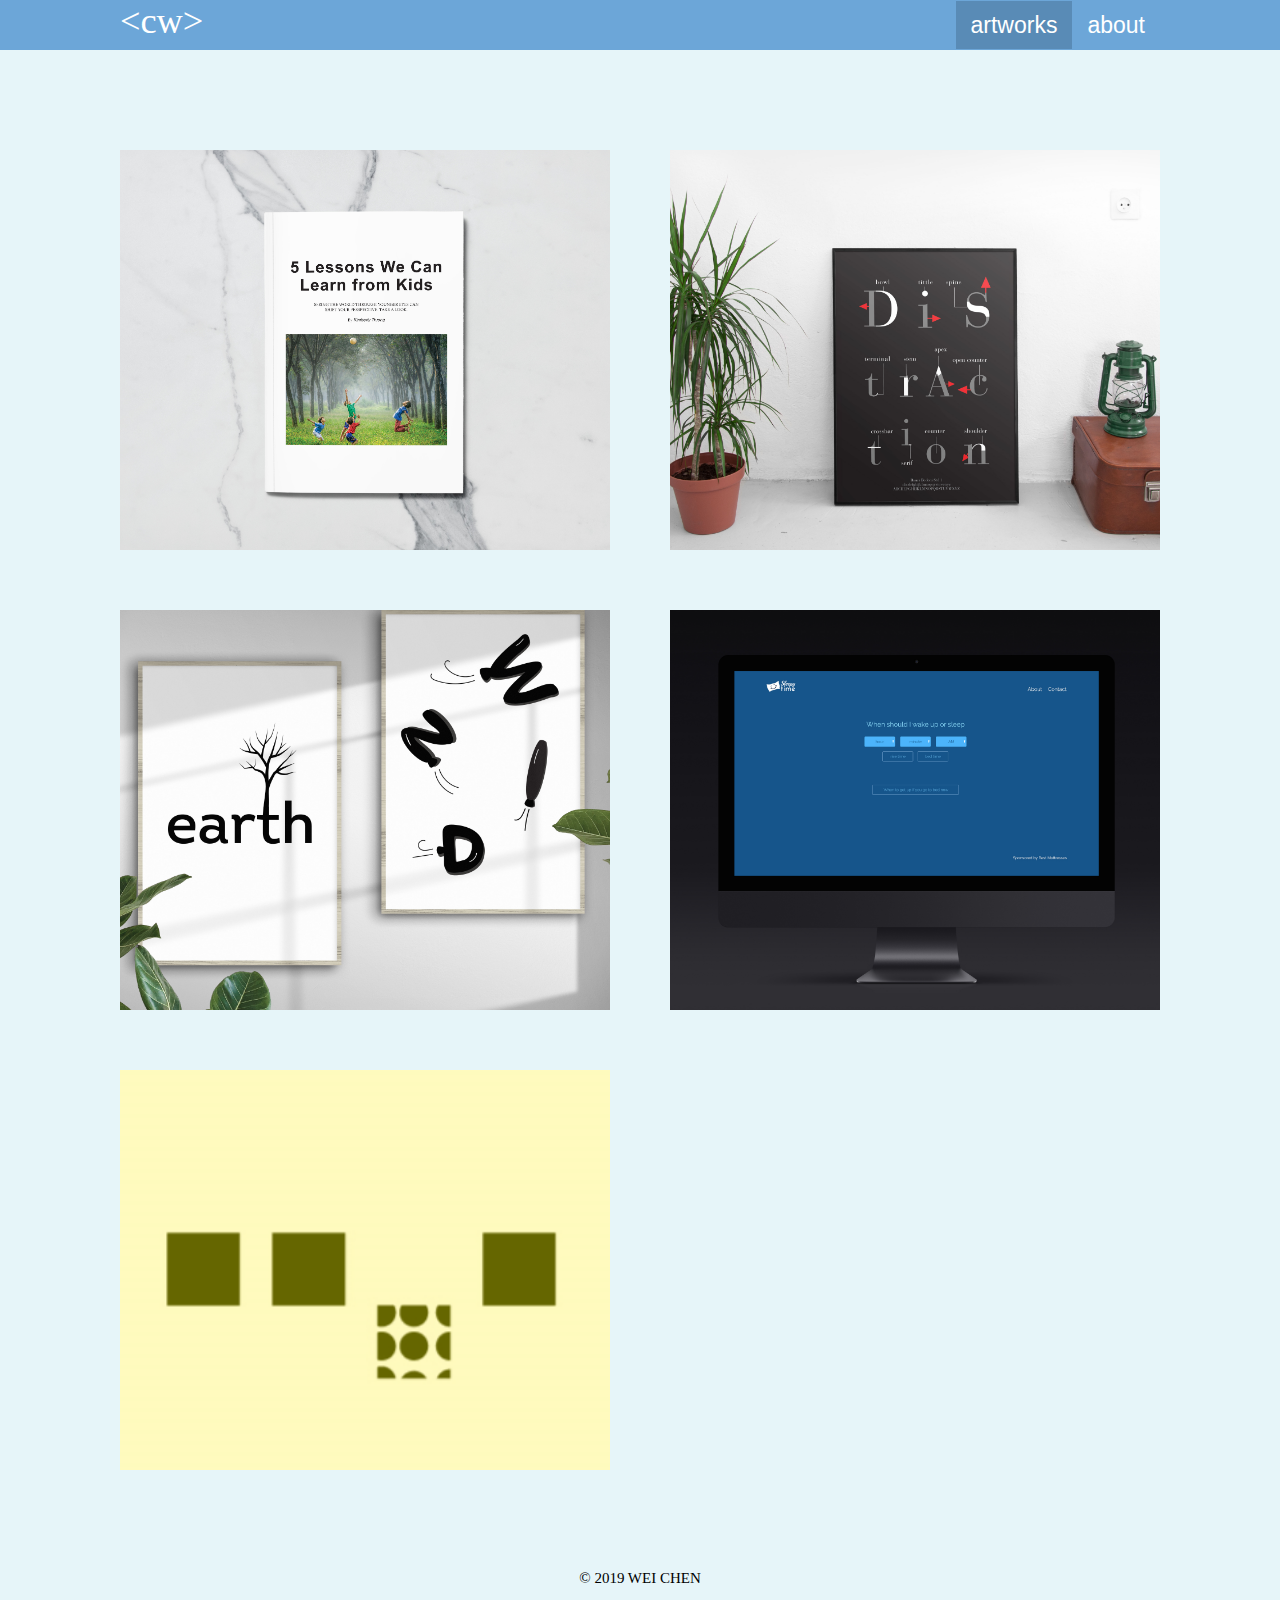
<file: index.html>
<!DOCTYPE html>
<html lang="en">
<head>
  <meta charset="UTF-8">
  <meta name="viewport" content="width=device-width, initial-scale=1.0">
  <meta http-equiv="X-UA-Compatible" content="ie=edge">
  <title>WEI CHEN | Home</title>
  <link rel="stylesheet" href="css/style.css">
</head>
<body>
  <nav>
    <a href="index.html"><img id="logo" src="img/logo.svg" alt="logo"></a>
    <ul id="menu">
      <li><a href="index.html" class="menu-items current">artworks</a></li>
      <li><a href="about_pages/index.html" class="menu-items">about</a></li>
    </ul>
  </nav>
  <main id="gallery">
    <a href="artwork_pages/index.html">
      <img src="img/magzine_grid/cover.jpg" alt="magzine grid">
    </a>
    <a href="artwork_pages/type_anatomy.html">
      <img src="img/type_anatomy/mockup.jpg" alt="type anatomy">
    </a>
    <a href="artwork_pages/type_manipulation.html">
      <img src="img/type_manipulation/earth-and-wind.jpg" alt="type manipulation">
    </a>
    <a href="artwork_pages/RGB_freeform.html">
      <img src="img/web%20redesign/home_mockup.jpg" alt="RGB Freeform">
    </a>
    <a href="artwork_pages/color&emotion.html">
      <img src="img/color&emotion/7.gif" alt="color&emotion">
    </a>
  </main>
  <footer>
    <p>&copy; 2019 WEI CHEN</p>
  </footer>
</body>
</html>
</file>
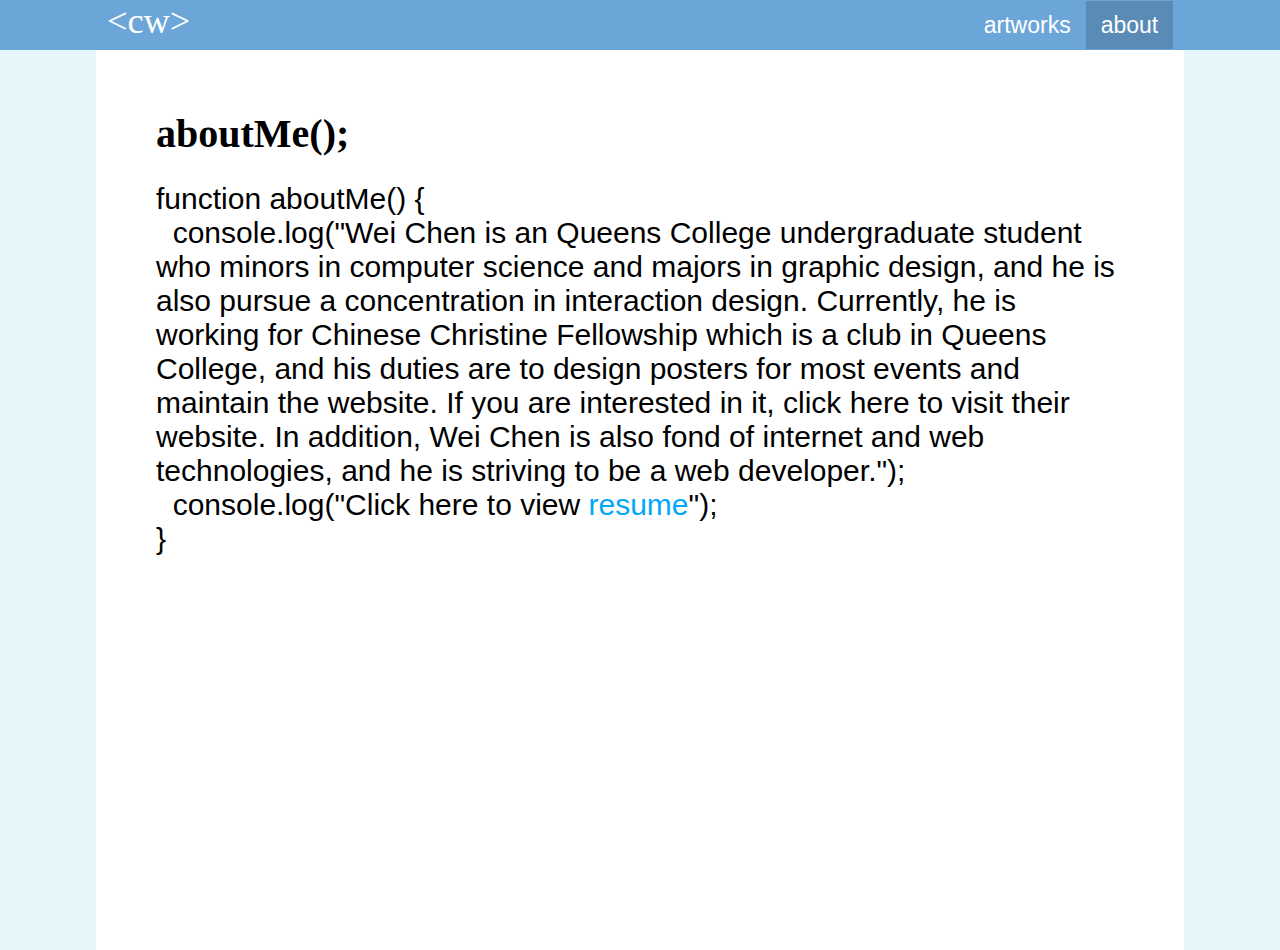
<file: about_pages/index.html>
<!DOCTYPE html>
<html lang="en">
<head>
  <meta charset="UTF-8">
  <meta name="viewport" content="width=device-width, initial-scale=1.0">
  <meta http-equiv="X-UA-Compatible" content="ie=edge">
  <title>WEI CHEN | About</title>
  <link rel="stylesheet" href="../css/about.css">
<body>
  <nav>
    <a href="../index.html" id="logo"><img src="../img/logo.svg" alt="logo"></a>
    <ul id="menu">
      <li><a href="../index.html" class="menu-items">artworks</a></li>
      <li><a href="index.html" class="menu-items current">about</a></li>
    </ul>
  </nav>
  <main>
    <div class="content">
      <h1 class="heading" id="function-call">aboutMe();</h1>
      <p class="text">
        function aboutMe() {
        <br>&nbsp;&nbsp;console.log("Wei Chen is an Queens College undergraduate student who minors in computer science and majors in graphic design, and he is also pursue a concentration in interaction design. Currently, he is working for Chinese Christine Fellowship which is a club in Queens College, and his duties are to design posters for most events and maintain the website. If you are interested in it, click here to visit their website. In addition, Wei Chen is also fond of internet and web technologies, and he is striving to be a web developer.");
        <br>&nbsp;&nbsp;console.log("Click here to view
        <a id="resume" target="_blank" href="https://drive.google.com/file/d/1xsdoLBw64imf1ymczeEeBU8WZKe5D0H3/view?usp=sharing">resume</a>");
        <br>}
      </p>
    </div>
  </main>
</body>
</html>
</file>
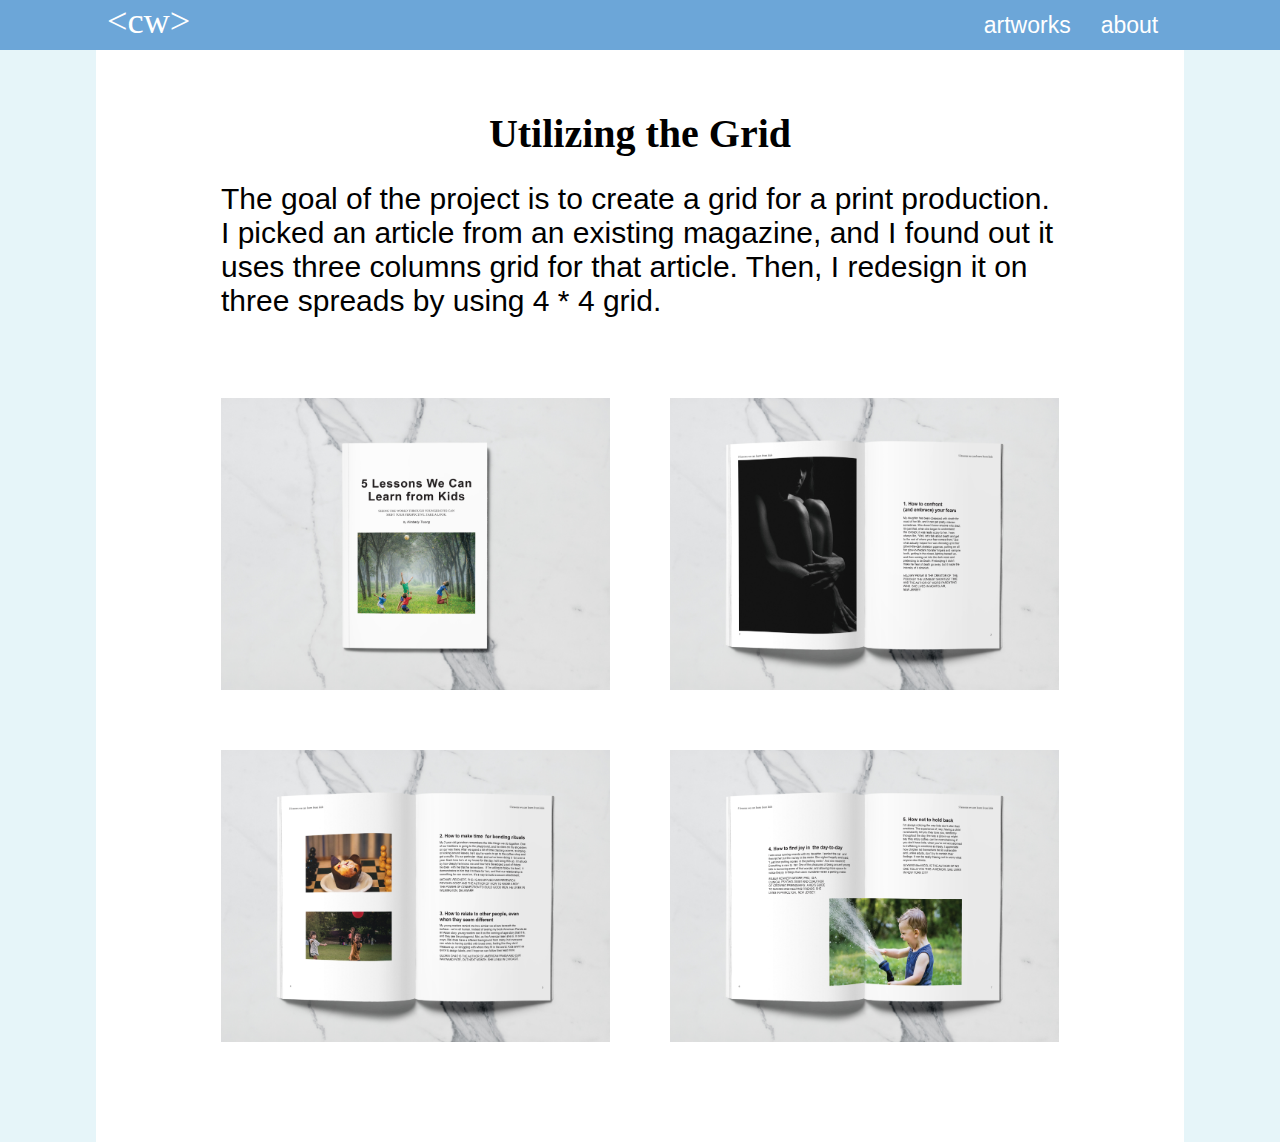
<file: artwork_pages/index.html>
<!DOCTYPE html>
<html lang="en">
<head>
  <meta charset="UTF-8">
  <meta name="viewport" content="width=device-width, initial-scale=1.0">
  <meta http-equiv="X-UA-Compatible" content="ie=edge">
  <title>WEI CHEN | Artwork</title>
  <link rel="stylesheet" href="../css/artwork.css">
</head>
<body>
  <nav>
    <a href="../index.html" id="logo"><img src="../img/logo.svg" alt="logo"></a>
    <ul id="menu">
      <li><a href="../index.html" class="menu-items">artworks</a></li>
      <li><a href="../about_pages/index.html" class="menu-items">about</a></li>
    </ul>
  </nav>
  <main>
    <div class="content">
      <h1 class="heading">Utilizing the Grid</h1>
      <p class="text">
        The goal of the project is to create a grid for a print production. I picked an article from an existing magazine, and I found out it uses three columns grid for that article. Then, I redesign it on three spreads by using 4 * 4 grid.
      </p>
      <div class="artwork-img">
        <img src="../img/magzine_grid/cover.jpg" alt="cover">
        <img src="../img/magzine_grid/spread1.jpg" alt="spread1">
        <img src="../img/magzine_grid/spread2.jpg" alt="spread2">
        <img src="../img/magzine_grid/spread3.jpg" alt="spread3">
      </div>
    </div>
  </main>
</body>
</html>
</file>
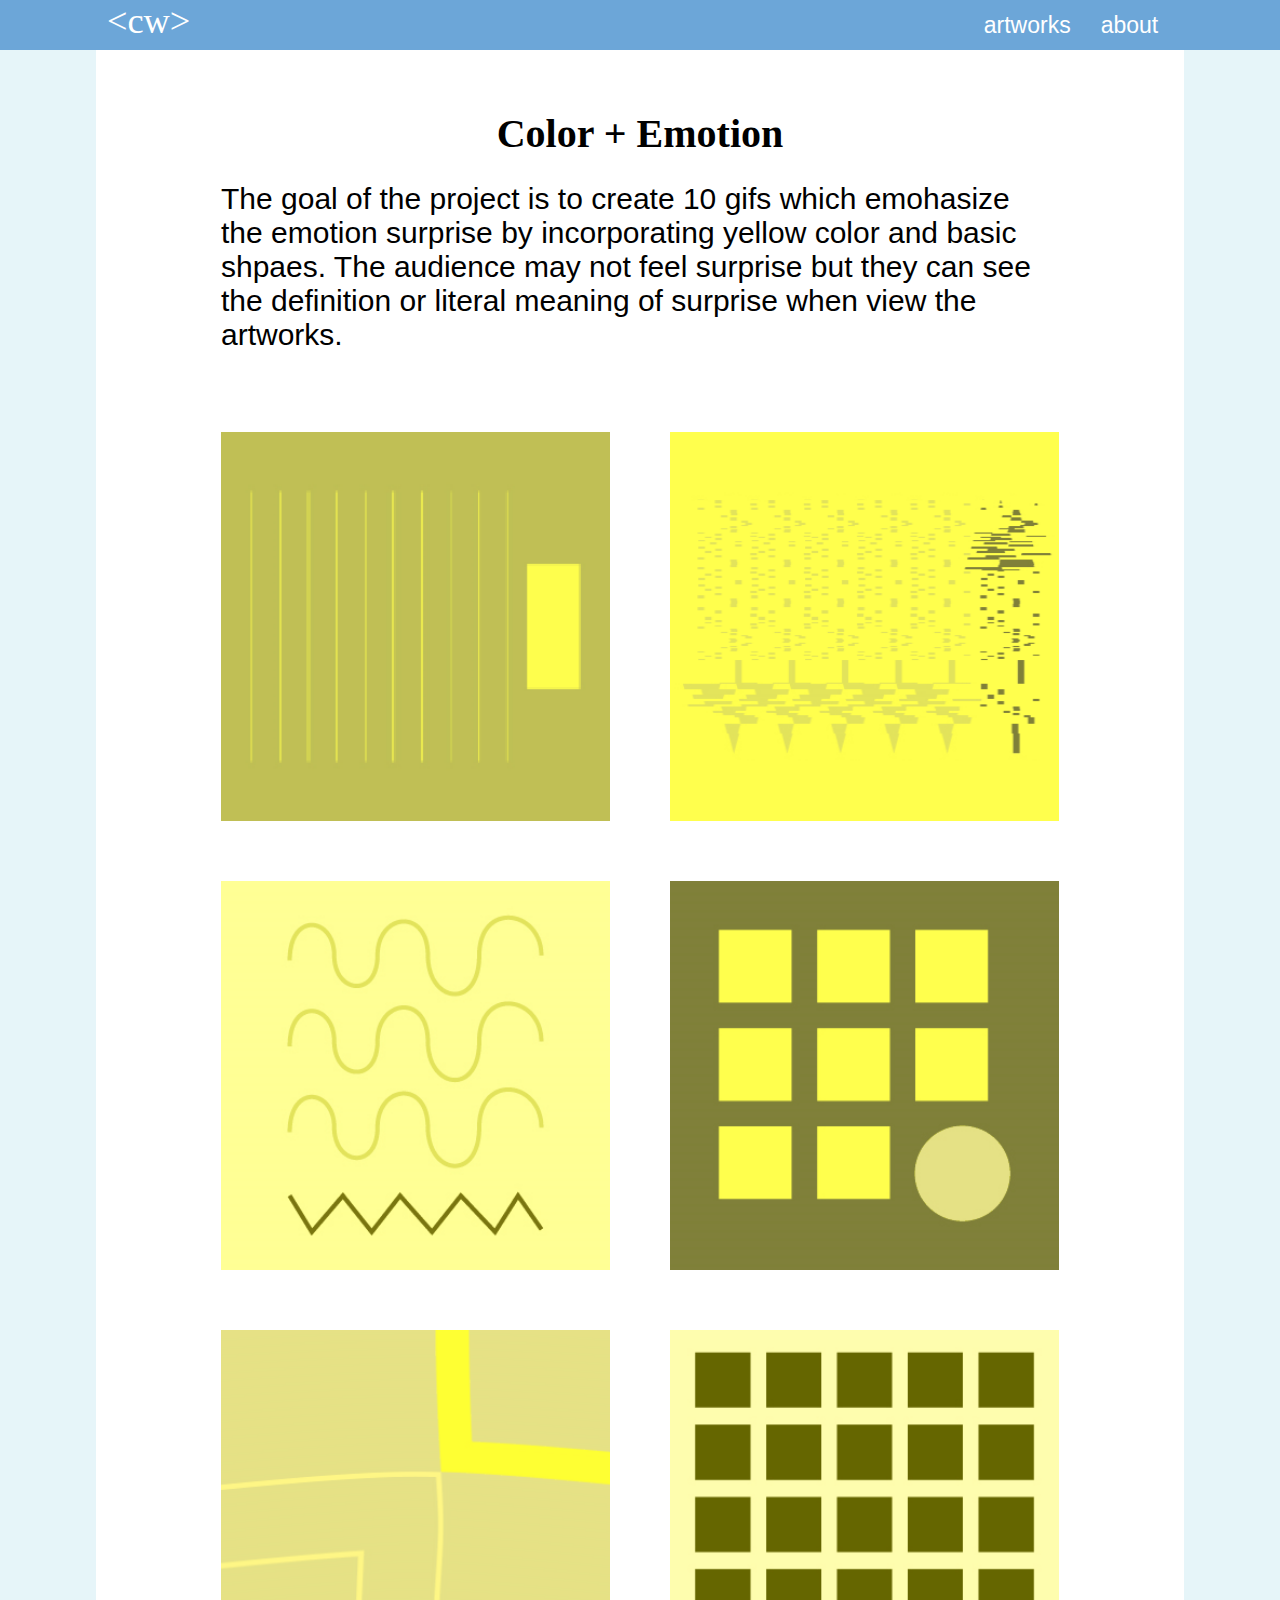
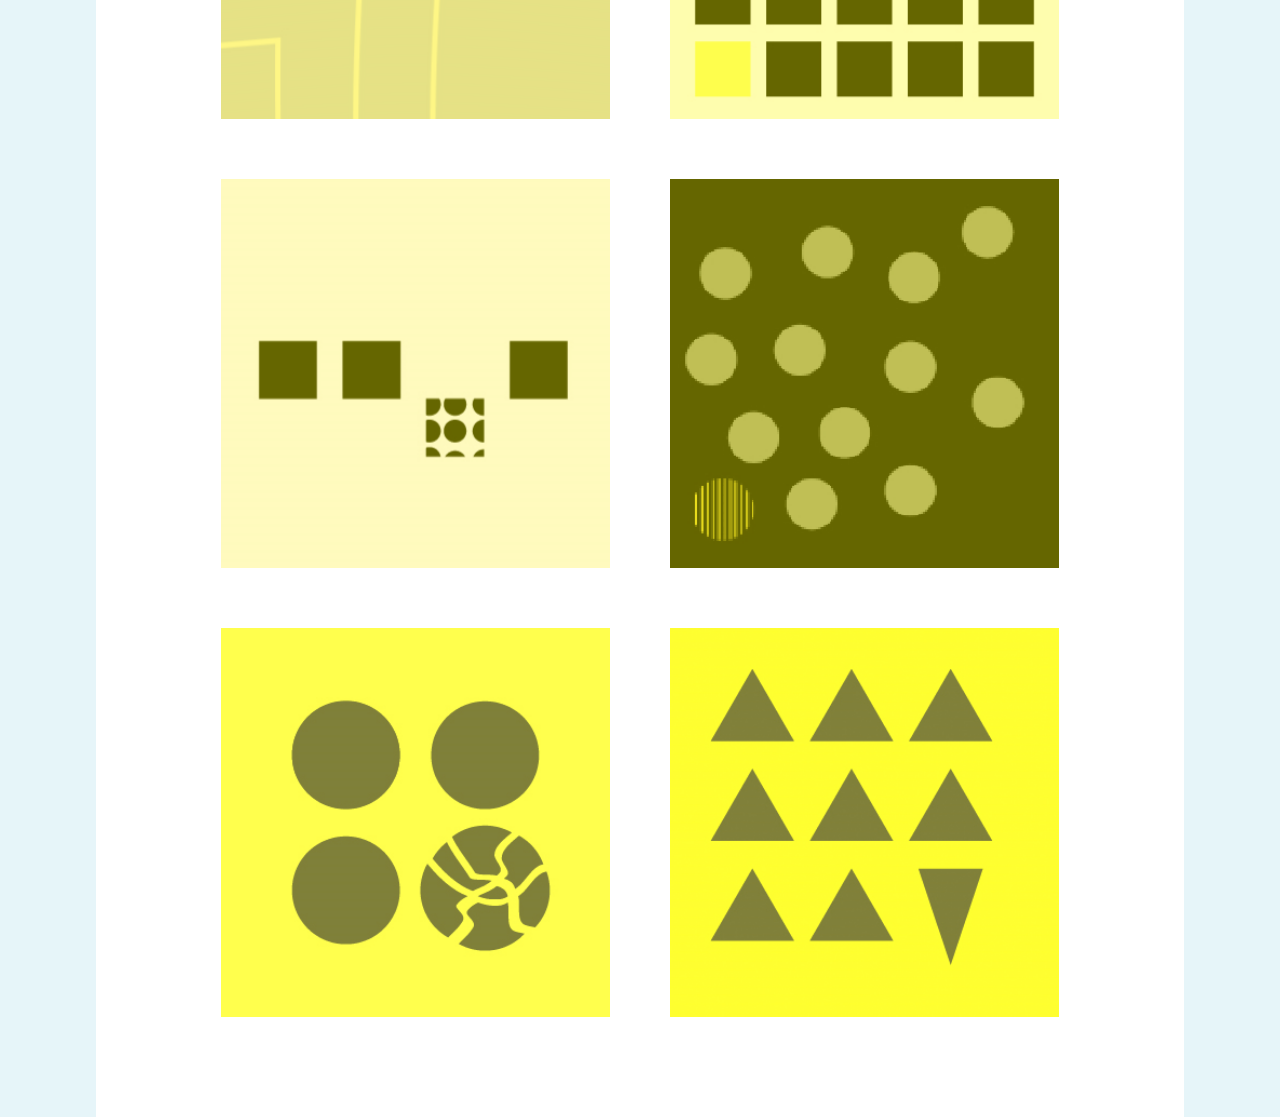
<file: artwork_pages/color&emotion.html>
<!DOCTYPE html>
<html lang="en">
<head>
  <meta charset="UTF-8">
  <meta name="viewport" content="width=device-width, initial-scale=1.0">
  <meta http-equiv="X-UA-Compatible" content="ie=edge">
  <title>WEI CHEN | Artwork</title>
  <link rel="stylesheet" href="../css/artwork.css">
</head>
<body>
  <nav>
    <a href="../index.html" id="logo"><img src="../img/logo.svg" alt="logo"></a>
    <ul id="menu">
      <li><a href="../index.html" class="menu-items">artworks</a></li>
      <li><a href="../about_pages/index.html" class="menu-items">about</a></li>
    </ul>
  </nav>
  <main>
    <div class="content">
      <h1 class="heading">Color + Emotion</h1>
      <p class="text">
        The goal of the project is to create 10 gifs which emohasize the emotion surprise by incorporating yellow color and basic shpaes.
        The audience may not feel surprise but they can see the definition or
        literal meaning of surprise when view the artworks.
      </p>
      <div class="artwork-img">
        <img src="../img/color&emotion/1.gif" alt="gif1">
        <img src="../img/color&emotion/2.gif" alt="gif2">
        <img src="../img/color&emotion/3.gif" alt="gif3">
        <img src="../img/color&emotion/4.gif" alt="gif4">
        <img src="../img/color&emotion/5.gif" alt="gif5">
        <img src="../img/color&emotion/6.gif" alt="gif6">
        <img src="../img/color&emotion/7.gif" alt="gif7">
        <img src="../img/color&emotion/8.gif" alt="gif8">
        <img src="../img/color&emotion/9.gif" alt="gif9">
        <img src="../img/color&emotion/10.gif" alt="gif10">
      </div>
    </div>
  </main>
</body>
</html>
</file>
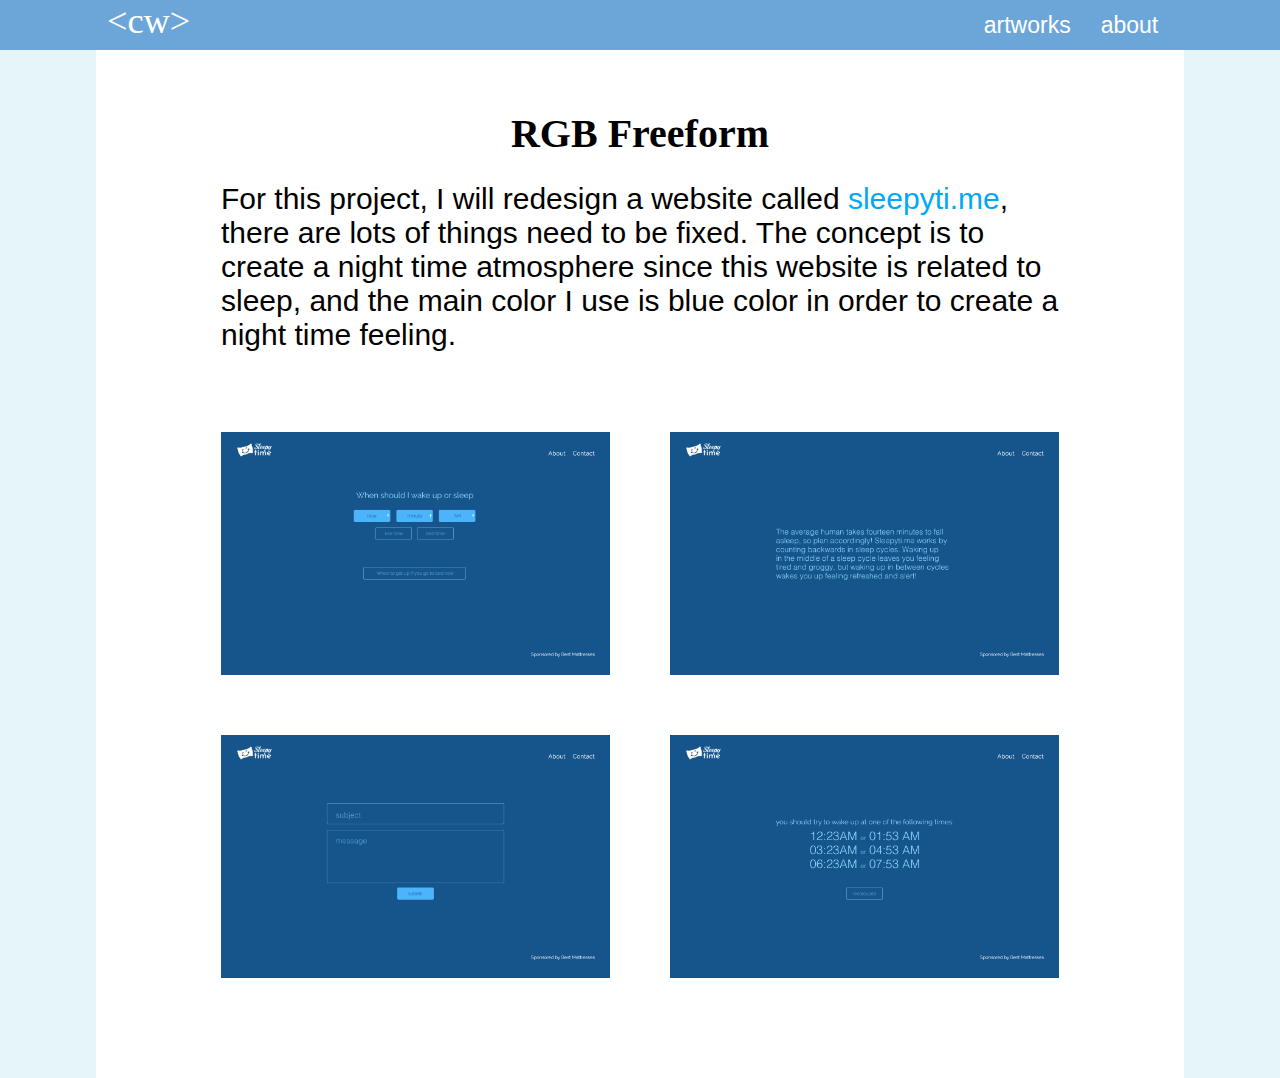
<file: artwork_pages/RGB_freeform.html>
<!DOCTYPE html>
<html lang="en">
<head>
  <meta charset="UTF-8">
  <meta name="viewport" content="width=device-width, initial-scale=1.0">
  <meta http-equiv="X-UA-Compatible" content="ie=edge">
  <title>WEI CHEN | Artwork</title>
  <link rel="stylesheet" href="../css/artwork.css">
</head>
<body>
  <nav>
    <a href="../index.html" id="logo"><img src="../img/logo.svg" alt="logo"></a>
    <ul id="menu">
      <li><a href="../index.html" class="menu-items">artworks</a></li>
      <li><a href="../about_pages/index.html" class="menu-items">about</a></li>
    </ul>
  </nav>
  <main>
    <div class="content">
      <h1 class="heading">RGB Freeform</h1>
      <p class="text">
      For this project, I will redesign a website called <a class="accent" href="https://sleepyti.me/" target="_blank">sleepyti.me</a>, there are
      lots of things need to be fixed. The concept is to create a night time atmosphere since this website is related to sleep, and the main color I use is blue color in order to create a night time feeling.
      </p>
      <div class="artwork-img">
        <img src="../img/web%20redesign/home.png" alt="home page">
        <img src="../img/web%20redesign/about.png" alt="about page">
        <img src="../img/web%20redesign/contact.png" alt="contact page">
        <img src="../img/web%20redesign/bed%20time.png" alt="calculate result page">
      </div>
    </div>
  </main>
</body>
</html>
</file>
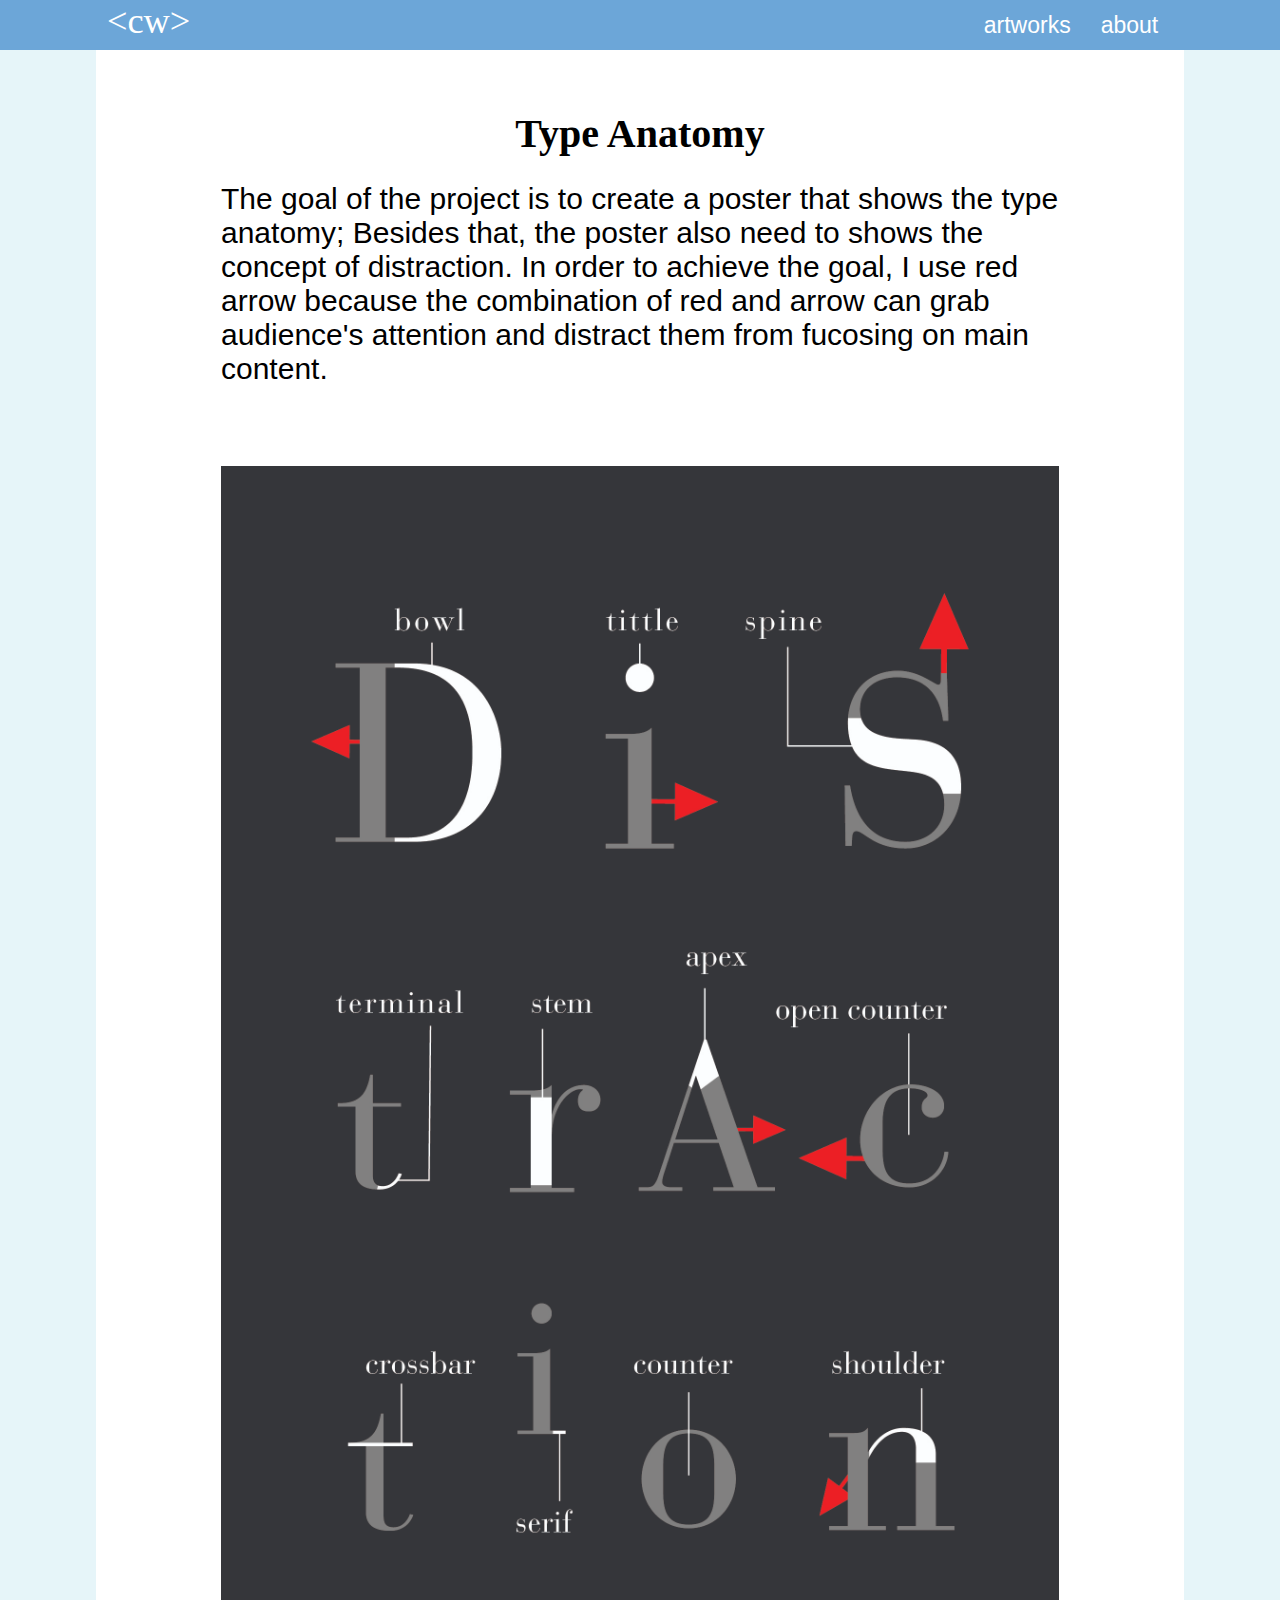
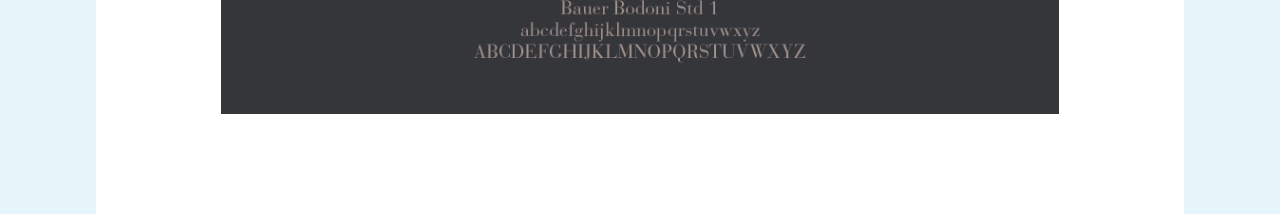
<file: artwork_pages/type_anatomy.html>
<!DOCTYPE html>
<html lang="en">
<head>
  <meta charset="UTF-8">
  <meta name="viewport" content="width=device-width, initial-scale=1.0">
  <meta http-equiv="X-UA-Compatible" content="ie=edge">
  <title>WEI CHEN | Artwork</title>
  <link rel="stylesheet" href="../css/artwork.css">
</head>
<body>
  <nav>
    <a href="../index.html" id="logo"><img src="../img/logo.svg" alt="logo"></a>
    <ul id="menu">
      <li><a href="../index.html" class="menu-items">artworks</a></li>
      <li><a href="../about_pages/index.html" class="menu-items">about</a></li>
    </ul>
  </nav>
  <main>
    <div class="content">
      <h1 class="heading">Type Anatomy</h1>
      <p class="text">
        The goal of the project is to create a poster that shows the type anatomy; Besides that, the poster also need to shows the concept of distraction. In order to achieve the goal, I use red arrow because the combination of red and arrow can grab audience's attention and distract them from fucosing on main content.
      </p>
      <div class="artwork-img anatomy-poster">
        <img src="../img/type_anatomy/poster.jpg" alt="type-anatomy">
      </div>
    </div>
  </main>
</body>
</html>
</file>
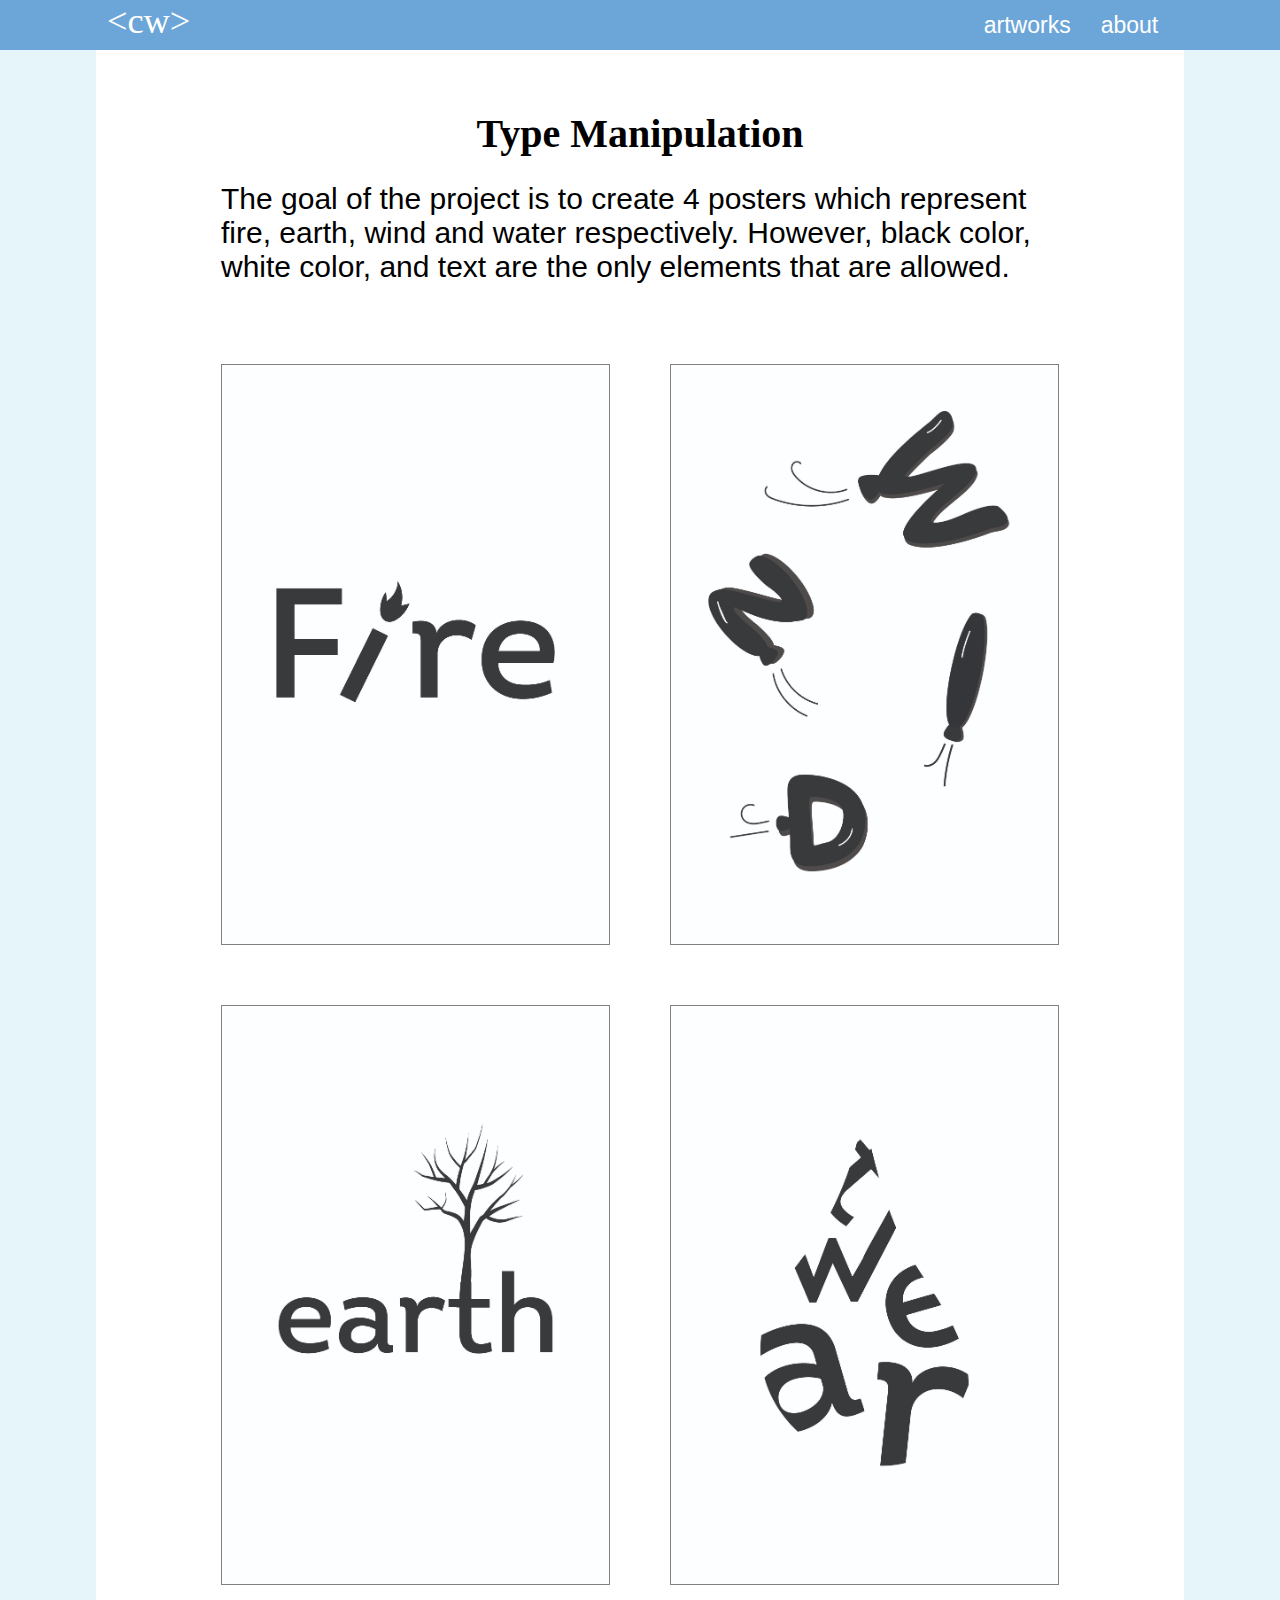
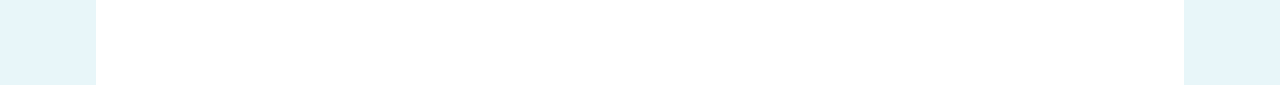
<file: artwork_pages/type_manipulation.html>
<!DOCTYPE html>
<html lang="en">
<head>
  <meta charset="UTF-8">
  <meta name="viewport" content="width=device-width, initial-scale=1.0">
  <meta http-equiv="X-UA-Compatible" content="ie=edge">
  <title>WEI CHEN | Artwork</title>
  <link rel="stylesheet" href="../css/artwork.css">
</head>
<body>
  <nav>
    <a href="../index.html" id="logo"><img src="../img/logo.svg" alt="logo"></a>
    <ul id="menu">
      <li><a href="../index.html" class="menu-items">artworks</a></li>
      <li><a href="../about_pages/index.html" class="menu-items">about</a></li>
    </ul>
  </nav>
  <main>
    <div class="content">
      <h1 class="heading">Type Manipulation</h1>
      <p class="text">
        The goal of the project is to create 4 posters which represent fire,
        earth, wind and water respectively. However, black color, white color,
        and text are the only elements that are allowed.
      </p>
      <div class="artwork-img">
        <img class="border" src="../img/type_manipulation/fire.jpg" alt="fire poster">
        <img class="border" src="../img/type_manipulation/wind.jpg" alt="wind poster">
        <img class="border" src="../img/type_manipulation/earth.jpg" alt="earth poster">
        <img class="border" src="../img/type_manipulation/water.jpg" alt="water poster">
      </div>
    </div>
  </main>
</body>
</html>
</file>
<file: css/style.css>
@import url('https:/fonts.googleapis.comcss?family=Bitter|Roboto&display=swap');
:root{
  --serif:georgia, "Bitter", serif;
  --sans-serif:"Roboto", sans-serif;
  --nav-bg:#6CA6D8;
  --menu-hover:#598BB6;
  --main-bg:#E6F5F9;
  --text-highlight:#02A8F6;
  --canvas-bg:#ffffff;
}
*{
  margin: 0;
  padding: 0;
  box-sizing: border-box;
}
body{
  background-color: var(--main-bg);
}
a{
  text-decoration: none;
}
/* utility class */
.current{
  background-color: var(--menu-hover);
}
/* navigation */
nav{
  height: 50px;
  background-color: var(--nav-bg);
  display: flex;
  justify-content: space-between;
  align-items: center;
}
#logo{
  width: 90px;
  position: relative;
  left: 120px;
}
#menu{
  display: flex;
  list-style-type: none;
  position: relative;
  right: 120px;
}
.menu-items{
  font-family: var(--sans-serif);
  font-size: 23px;
  text-decoration: none;
  color: #ffffff;
  padding: 11px 15px;;
}
.menu-items:hover{
  background-color: var(--menu-hover);
}
/* main content */
#gallery{
  padding: 100px 120px 0 120px;
  display: grid;
  grid-template-columns:1fr 1fr;
  grid-template-rows: 400px 400px 400px;
  grid-gap: 60px;
}
#gallery img{
  height: 100%;
  width: 100%;
  object-fit: cover;
}
/* footer */
footer{
  font-family: var(--serif);
  font-size: 15px;
  padding: 100px 0 50px 0;
  text-align: center;
}
@media (min-width:377px) and (max-width:769px){
  /* nav */
  #logo{
    left: 70px;
  }
  #menu{
    right: 70px;
  }
  .menu-items{
    padding: 11px 10px;;
  }
  /* main */
  #gallery{
    padding: 70px 70px 0 70px;
    grid-template-columns:1fr;
    grid-template-rows: repeat(5, 410px);
    grid-gap: 55px;
  }
}
@media (max-width:376px) {
  /* nav */
  nav{
    height: 35px;
  }
  #logo{
    width: 50px;
    left: 30px;
  }
  #menu{
    right: 30px;
  }
  .menu-items{
    font-size: 13px;
    padding: 9px 10px;;
  }
  /* main */
  #gallery{
    padding: 30px 30px 0 30px;
    grid-template-columns:1fr;
    grid-template-rows: 240px;
    grid-gap: 30px;
  }
}
</file>
<file: css/about.css>
@import url('https:/fonts.googleapis.comcss?family=Bitter|Roboto&display=swap');
:root{
  --serif:georgia, "Bitter", serif;
  --sans-serif:"Roboto", sans-serif;
  --nav-bg:#6CA6D8;
  --menu-hover:#598BB6;
  --main-bg:#E6F5F9;
  --text-highlight:#02A8F6;
  --canvas-bg:#ffffff;
}
*{
  margin: 0;
  padding: 0;
  box-sizing: border-box;
}
body{
  background-color: var(--main-bg);
}
a{
  text-decoration: none;
}
/* utility class */
.current{
  background-color: var(--menu-hover);
}
.heading{
  font-size: 40px;
  font-family: var(--serif);
  padding-bottom: 25px;
}
.text{
  font-size: 30px;
  font-family: var(--sans-serif);
}
/* navigation */
nav{
  height: 50px;
  background-color: var(--nav-bg);
  display: flex;
  justify-content: space-between;
  align-items: center;
}
#logo{
  width: 90px;
  position: relative;
  left: 106.8px;
}
#menu{
  display:flex;
  list-style-type: none;
  position: relative;
  right: 106.8px;
}
.menu-items{
  font-family: var(--sans-serif);
  font-size: 23px;
  text-decoration: none;
  color: #ffffff;
  padding: 11px 15px;;
}
.menu-items:hover{
  background-color: var(--menu-hover);
}
/* main content */
#function-call{
  text-align: left;
}
.content{
  width: 85vw;
  min-height: 100vh;
  background-color: #fff;
  margin:auto;
  padding: 60px;
}
#resume{
  color: var(--text-highlight);
}
@media (min-width:377px) and (max-width:769px){
  /* utility */
  .heading{
    font-size: 40px;
    padding: 30px 0 30px 0;
  }
  .text{
    font-size: 30px;
  }
  /* nav */
  #logo{
    left: 57.6px;
  }
  #menu{
    right: 57.6px;
  }
  .menu-items{
    padding: 11px 10px;;
  }
  /* main */
  .content{
    padding: 0 60px;
  }
}
@media (max-width:376px) {
  /* utility */
  .heading{
    font-size: 22px;
    font-family: var(--serif);
    padding: 15px 0 15px 0;
    text-align: center;
  }
  .text{
    font-size: 16px;
    font-family: var(--sans-serif);
  }
  /* nav */
  nav{
    height: 35px;
  }
  #logo{
    width: 50px;
    left: 28.137px;
  }
  #menu{
    right: 28.150px;
  }
  .menu-items{
    font-size: 13px;
    padding: 9px 10px;;
  }
  /* main content */
  .content{
    padding: 20px;
  }
}
</file>
<file: css/artwork.css>
@import url('https:/fonts.googleapis.comcss?family=Bitter|Roboto&display=swap');
:root{
  --serif:georgia, "Bitter", serif;
  --sans-serif:"Roboto", sans-serif;
  --nav-bg:#6CA6D8;
  --menu-hover:#598BB6;
  --main-bg:#E6F5F9;
  --text-highlight:#02A8F6;
  --canvas-bg:#ffffff;
}
*{
  margin: 0;
  padding: 0;
  box-sizing: border-box;
}
body{
  background-color: var(--main-bg);
}
a{
  text-decoration: none;
}
/* utility class */
.heading{
  font-size: 40px;
  font-family: var(--serif);
  padding-bottom: 25px;
  text-align: center;
}
.text{
  font-size: 30px;
  font-family: var(--sans-serif);
}
.accent{
  color:var(--text-highlight);
}
.border{
  border:1px grey solid;
}
/* navigation */
nav{
  height: 50px;
  background-color: var(--nav-bg);
  display: flex;
  justify-content: space-between;
  align-items: center;
}
#logo{
  width: 90px;
  position: relative;
  left: 106.8px;
}
#menu{
  display:flex;
  list-style-type: none;
  position: relative;
  right: 106.8px;
}
.menu-items{
  font-family: var(--sans-serif);
  font-size: 23px;
  text-decoration: none;
  color: #ffffff;
  padding: 11px 15px;;
}
.menu-items:hover{
  background-color: var(--menu-hover);
}
/* main content */
.content{
  background-color: #ffffff;
  width: 85vw;
  min-height: 100vh;
  margin: auto;
  padding: 60px 125px 100px;
}
.artwork-img{
  display: grid;
  grid-template-columns: 1fr 1fr;
  grid-gap: 60px;
  padding-top: 80px;
}
.artwork-img img{
  width: 100%;
}
.anatomy-poster{
  grid-template-columns: 100%;
  justify-content: center;
}
@media (min-width:377px) and (max-width:769px){
  /* utility */
  .heading{
    font-size: 40px;
    padding: 30px 0 30px 0;
  }
  .text{
    font-size: 30px;
  }
  /* nav */
  #logo{
    left: 57.6px;
  }
  #menu{
    right: 57.6px;
  }
  .menu-items{
    padding: 11px 10px;;
  }
  /* main */
  .content{
    padding: 0 35px 35px 35px;
  }
  .artwork-img{
    grid-template-columns: 1fr;
    grid-gap: 30px;
    padding-top: 50px;
  }
}
@media (max-width:376px) {
  /* utility */
  .heading{
    font-size: 22px;
    font-family: var(--serif);
    padding: 15px 0 15px 0;
    text-align: center;
  }
  .text{
    font-size: 12px;
    font-family: var(--sans-serif);
  }
  /* nav */
  nav{
    height: 35px;
  }
  #logo{
    width: 50px;
    left:28.137px;
  }
  #menu{
    right: 28.150px;
  }
  .menu-items{
    font-size: 13px;
    padding: 9px 10px;;
  }
  /* main content */
  .content{
    padding: 0 35px 35px 35px;
  }
  .artwork-img{
    grid-template-columns: 1fr;
    grid-gap: 30px;
    padding-top: 20px;
  }
}
</file>
